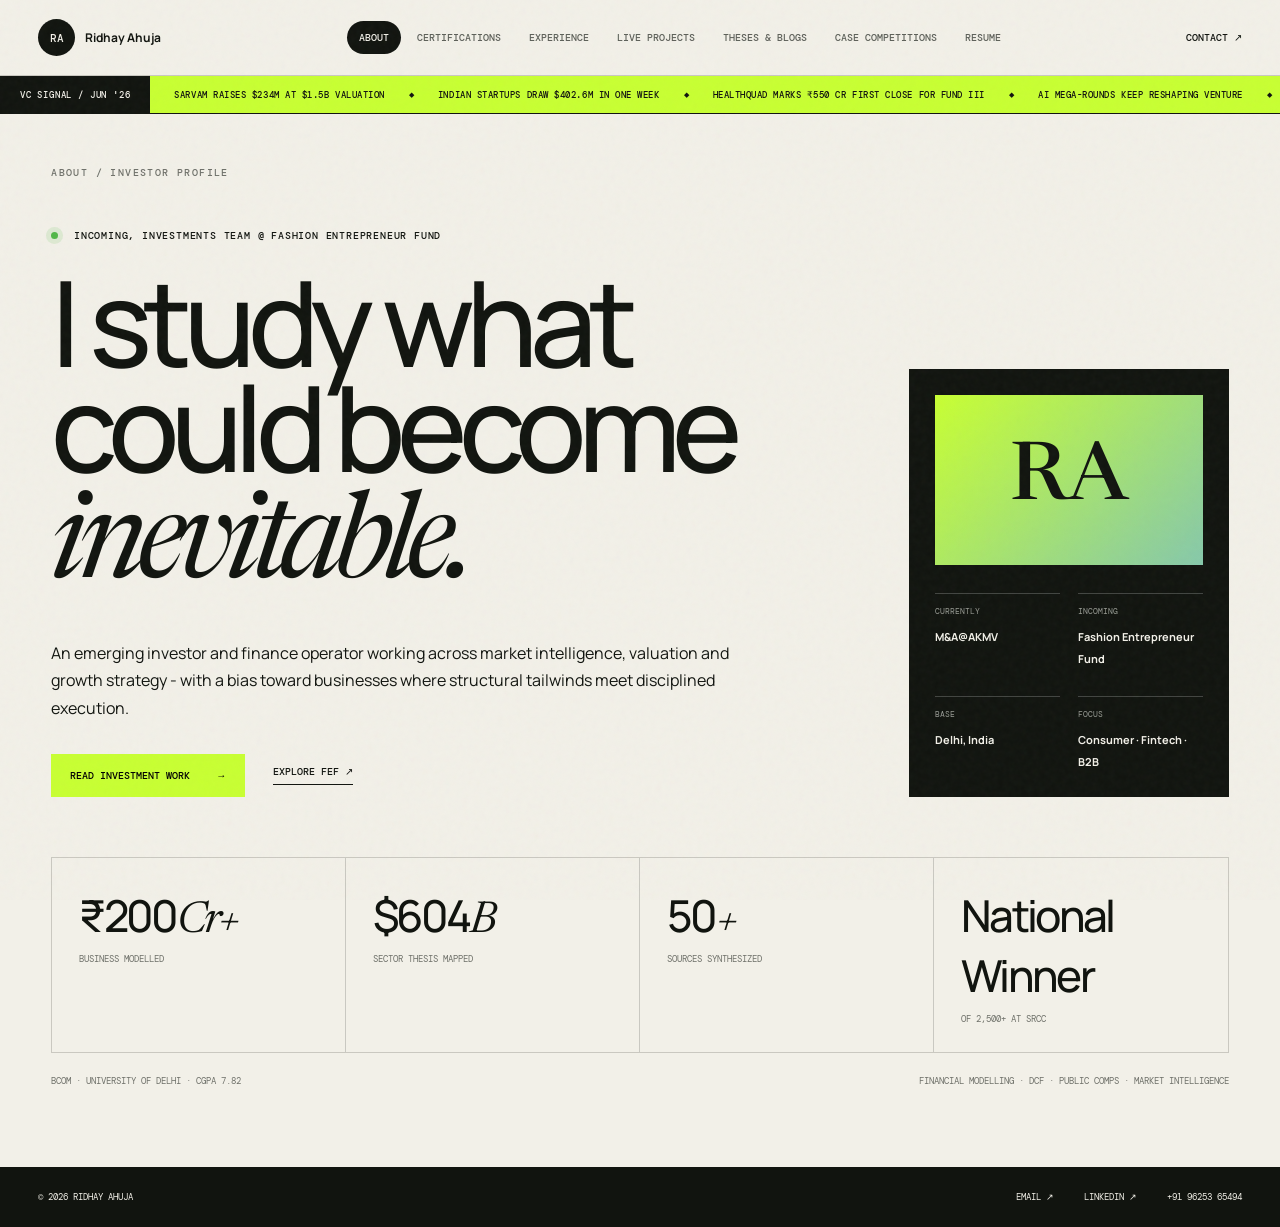
<file: index.html>
<!doctype html>
<html lang="en">
<head>
  <meta charset="utf-8">
  <meta name="viewport" content="width=device-width,initial-scale=1">
  <meta name="description" content="Ridhay Ahuja - investing, finance and strategy portfolio">
  <title>Ridhay Ahuja | Investments</title>
  <link rel="preconnect" href="https://fonts.googleapis.com">
  <link rel="preconnect" href="https://fonts.gstatic.com" crossorigin>
  <link href="https://fonts.googleapis.com/css2?family=DM+Mono:wght@400;500&family=Manrope:wght@400;500;600;700&family=Newsreader:ital,wght@1,400&display=swap" rel="stylesheet">
  <link rel="stylesheet" href="styles.css">
</head>
<body>
  <div class="grain"></div>
  <header class="shell-header">
    <a class="brand" href="#about" data-tab-link="about"><span>RA</span><b>Ridhay Ahuja</b></a>
    <nav class="tabs" aria-label="Portfolio sections">
      <button class="tab active" data-tab="about">About</button>
      <button class="tab" data-tab="certifications">Certifications</button>
      <button class="tab" data-tab="experience">Experience</button>
      <button class="tab" data-tab="projects">Live Projects</button>
      <button class="tab" data-tab="theses">Theses & Blogs</button>
      <button class="tab" data-tab="wins">Case Competitions</button>
      <button class="tab" data-tab="resume">Resume</button>
    </nav>
    <a class="contact-link" href="mailto:ridhayahujawork@gmail.com">Contact ↗</a>
    <button class="menu" aria-label="Open navigation" aria-expanded="false"><i></i><i></i></button>
  </header>

  <div class="news-strip" aria-label="Recent venture capital news">
    <span class="news-label">VC SIGNAL / JUN '26</span>
    <div class="news-track">
      <div>
        <a href="https://techcrunch.com/2026/06/15/sarvam-becomes-indias-newest-ai-unicorn-with-234-million-funding-round-led-by-hcltech/" target="_blank" rel="noreferrer">SARVAM RAISES $234M AT $1.5B VALUATION</a><i>◆</i>
        <a href="https://economictimes.indiatimes.com/tech/funding/ettech-deals-digest-sarvam-mega-round-lifts-startup-funding-to-403-million-this-week-up-36-on-year/articleshow/131862366.cms" target="_blank" rel="noreferrer">INDIAN STARTUPS DRAW $402.6M IN ONE WEEK</a><i>◆</i>
        <a href="https://www.ajnvgmedia.com/daily-indian-funding-roundup-key-news-19-june-2026-jio-files-for-ipo-healthquad-closes-rs550-cr-for-fund-iii-turtlemint-ipo-opens" target="_blank" rel="noreferrer">HEALTHQUAD MARKS ₹550 CR FIRST CLOSE FOR FUND III</a><i>◆</i>
        <a href="https://techcrunch.com/2026/05/28/anthropic-raises-65-billion-nears-1t-valuation-ahead-of-ipo/" target="_blank" rel="noreferrer">AI MEGA-ROUNDS KEEP RESHAPING VENTURE</a><i>◆</i>
      </div>
      <div aria-hidden="true">
        <span>SARVAM RAISES $234M AT $1.5B VALUATION</span><i>◆</i><span>INDIAN STARTUPS DRAW $402.6M IN ONE WEEK</span><i>◆</i><span>HEALTHQUAD MARKS ₹550 CR FIRST CLOSE FOR FUND III</span><i>◆</i><span>AI MEGA-ROUNDS KEEP RESHAPING VENTURE</span><i>◆</i>
      </div>
    </div>
  </div>

  <main>
    <section class="panel active" id="about" aria-labelledby="about-title">
      <div class="panel-kicker">ABOUT / INVESTOR PROFILE</div>
      <div class="about-hero">
        <div>
          <p class="availability"><i></i> Incoming, Investments Team @ Fashion Entrepreneur Fund</p>
          <h1 id="about-title">I study what<br>could become <em>inevitable.</em></h1>
          <p class="lede">An emerging investor and finance operator working across market intelligence, valuation and growth strategy - with a bias toward businesses where structural tailwinds meet disciplined execution.</p>
          <div class="hero-actions">
            <button data-tab-jump="theses">Read investment work <span>→</span></button>
            <a href="https://thefef.net/" target="_blank" rel="noreferrer">Explore FEF ↗</a>
          </div>
        </div>
        <aside class="profile-card">
          <div class="profile-monogram">RA</div>
          <div><span>Currently</span><b>M&A@AKMV</b></div>
          <div><span>Incoming</span><b>Fashion Entrepreneur Fund</b></div>
          <div><span>Base</span><b>Delhi, India</b></div>
          <div><span>Focus</span><b>Consumer · Fintech · B2B</b></div>
        </aside>
      </div>
      <div class="metric-row">
        <article><strong>₹200<em>Cr+</em></strong><span>Business modelled</span></article>
        <article><strong>$604<em>B</em></strong><span>Sector thesis mapped</span></article>
        <article><strong>50<em>+</em></strong><span>Sources synthesized</span></article>
        <article><strong>National Winner</em></strong><span>of 2,500+ at SRCC</span></article>
      </div>
      <footer class="panel-footer"><span>BCom · University of Delhi · CGPA 7.82</span><span>Financial modelling · DCF · Public comps · Market intelligence</span></footer>
    </section>

    <section class="panel" id="certifications" aria-labelledby="cert-title">
      <div class="panel-kicker">CREDENTIALS / TECHNICAL FOUNDATION</div>
      <header class="section-head">
        <h2 id="cert-title">Built for the<br><em>investment desk.</em></h2>
        <p>Formal finance credentials complemented by hands-on modelling, valuation and market work.</p>
      </header>
      <article class="cert-feature">
        <div class="cert-index">01</div>
        <div>
          <span class="status">US CMA · In progress</span>
          <h3>Certified Management Accountant</h3>
          <p>Building depth in financial planning, performance management, cost analysis and strategic decision-making.</p>
        </div>
        <div class="exam-status">
          <div><b>PART 2</b><strong>Completed</strong><i class="done">✓</i></div>
          <div><b>PART 1</b><strong>Planned · Sep</strong><i>→</i></div>
        </div>
      </article>
      <div class="cert-grid">
        <article><span>02</span><div class="seal">VIII</div><small>NISM</small><h3>Equity Derivatives</h3><p>Futures, options, pricing mechanisms, market operations and SEBI norms.</p></article>
        <article><span>03</span><div class="seal">XV</div><small>NISM</small><h3>Research Analyst</h3><p>Research methods, industry analysis, valuation and research-report standards.</p></article>
        <article><span>04</span><div class="seal">V-A</div><small>NISM</small><h3>Mutual Fund Distributors</h3><p>Fund structures, investor suitability, performance and distribution practices.</p></article>
      </div>
      <div class="skills-line"><span>FINANCIAL MODELLING</span><i>◆</i><span>DCF</span><i>◆</i><span>TRADING COMPS</span><i>◆</i><span>3-STATEMENT MODELS</span><i>◆</i><span>EXCEL</span></div>
    </section>

    <section class="panel" id="experience" aria-labelledby="exp-title">
      <div class="panel-kicker">EXPERIENCE / OPERATING CONTEXT</div>
      <header class="section-head compact"><h2 id="exp-title">The work<br><em>behind the view.</em></h2><p>A progression from operating finance and strategy to market intelligence and investment work.</p></header>
      <div class="experience-list">
        <article class="experience-card accent">
          <div class="company-art fef-art"><span>FEF</span><small>Fashion Entrepreneur Fund</small></div>
          <div class="experience-copy"><span>INCOMING · INVESTMENTS TEAM</span><h3>Fashion Entrepreneur Fund</h3><p>Joining an investment platform built around India's fashion and lifestyle economy, supporting the evaluation of early-stage consumer brands with global potential.</p><footer><i>Consumer investing</i><i>Deal evaluation</i><i>Fashion & lifestyle</i></footer></div>
          <b class="date">INCOMING</b>
        </article>
        <article class="experience-card">
          <div class="company-art akmv-art"><span>AKMV</span><small>Investments</small></div>
          <div class="experience-copy"><span>INVESTMENTS</span><h3>AKMV Consultants</h3><p>Evaluated opportunities through sector research, competitive analysis and high-conviction thesis development. Built integrated models and valuation frameworks for a ₹200+ Cr revenue business, alongside investment memoranda and diligence reports.</p><footer><i>Valuation</i><i>Due diligence</i><i>Investment memos</i></footer></div>
          <b class="date">MAY '26 - PRESENT</b>
        </article>
        <article class="experience-card">
          <div class="company-art image-art newsreach-art"><img src="assets/newsreach.webp" alt="NewsReach media platform"><span>NEWSREACH</span></div>
          <div class="experience-copy"><span>STRATEGY · NEW BUSINESS</span><h3>NewsReach Media</h3><p>Identified a first-mover opportunity in PR for Equity through market intelligence. Presented the model to the founding team with 5+ deal structures and 3 partnership models after benchmarking 10+ global and domestic media-for-equity players.</p><footer><i>Business model design</i><i>Market intelligence</i><i>Founder presentation</i></footer></div>
          <b class="date">2025 - 26</b>
        </article>
        <article class="experience-card">
          <div class="company-art frost-art"><span>FROST<br>&amp; SULLIVAN</span><small>Growth Pipeline Company</small></div>
          <div class="experience-copy"><span>STRATEGY INTERN · VP'S OFFICE</span><h3>Frost &amp; Sullivan</h3><p>Worked directly with the VP, Life Sciences & Healthcare on the $22B biologics CDMO market. Benchmarked 20 CDMOs and synthesized 50+ sector sources to guide market-entry and global expansion strategy.</p><footer><i>Executive exposure</i><i>Healthcare</i><i>Competitive intelligence</i></footer></div>
          <b class="date">AUG - NOV '25</b>
        </article>
        <article class="experience-card">
          <div class="company-art eat-art"><span>EAT<br>ATLAS</span><small>FP&amp;A</small></div>
          <div class="experience-copy"><span>FP&amp;A INTERN</span><h3>Eat Atlas</h3><p>Built three-statement forecasts across nine channels, shaped pricing and channel economics, and prepared projections and pitch materials for outreach to 15+ VCs and angel investors.</p><footer><i>3-statement model</i><i>Fundraising</i><i>Pricing</i></footer></div>
          <b class="date">APR - JUN '25</b>
        </article>
      </div>
    </section>

    <section class="panel" id="projects" aria-labelledby="project-title">
      <div class="panel-kicker">LIVE PROJECTS / APPLIED STRATEGY</div>
      <header class="section-head compact"><h2 id="project-title">From brief to<br><em>boardroom answer.</em></h2><p>Client work spanning growth, category entry and brand strategy.</p></header>
      <div class="project-grid">
        <article class="project-card large">
          <div class="project-image bombay-image"><img src="assets/bombay.jpg" alt="Bombay Shaving Company products"><span>01</span><strong>1M+</strong><small>CAMPAIGN VIEWS</small></div>
          <div><span>GROWTH & INFLUENCER STRATEGY</span><h3>Bombay Shaving Co.</h3><p>Managed 100+ creators across five product lines, delivered 100+ content pieces and optimized a ₹1.75 lakh campaign budget to generate 3.5% engagement.</p><a href="https://www.bombayshavingcompany.com/" target="_blank" rel="noreferrer">Company ↗</a></div>
        </article>
        <article class="project-card">
          <div class="project-image whatr-image"><span>02</span><div class="can">WHATR</div><strong>14+</strong><small>CATEGORIES MAPPED</small></div>
          <div><span>PORTFOLIO & MARKET ENTRY</span><h3>Responsible Whatr</h3><p>Scored beverage categories across switching costs, profitability and competitive intensity to identify the top three expansion opportunities.</p><a href="https://responsiblewhatr.com/" target="_blank" rel="noreferrer">Company ↗</a></div>
        </article>
        <article class="project-card">
          <div class="project-image hive-image"><span>03</span><div class="hive-logo">H</div><strong>5+</strong><small>EVENT CONCEPTS</small></div>
          <div><span>BRAND & GTM STRATEGY</span><h3>Hive School</h3><p>Built a webinar funnel, proposed offline events, audited Instagram performance and reframed positioning to strengthen top-of-funnel engagement.</p><a href="https://www.hiveschool.co/" target="_blank" rel="noreferrer">Company ↗</a></div>
        </article>
      </div>
    </section>

    <section class="panel" id="theses" aria-labelledby="thesis-title">
      <div class="panel-kicker">INVESTMENT THESES & WRITING</div>
      <header class="section-head compact"><h2 id="thesis-title">Ideas with<br><em>an underwriting spine.</em></h2><p>Sector work built around market structure, catalysts, valuation and risk - not just market size.</p></header>
      <div class="thesis-grid">
        <article class="thesis-card hero-thesis">
          <div class="thesis-visual auto-visual"><span>SECTOR THESIS · 2026</span><div class="road"></div><strong>$604B</strong><small>PROJECTED GLOBAL MARKET</small></div>
          <div class="thesis-copy"><span>AUTOMOTIVE LOGISTICS</span><h3>Defensible infrastructure in a changing supply chain</h3><p>A thesis on EV complexity, regionalized supply chains and sticky OEM contracts - with public comps revealing a tech-enabled premium and potential Indian consolidation arbitrage.</p><div class="mini-metrics"><b>7-9%<small>CAGR</small></b><b>~53%<small>TOP-5 SHARE</small></b><b>11.23x<small>INDIA MEAN EV/EBITDA</small></b></div><a class="thesis-link" href="assets/Automotive-Logistics-Thesis.pdf" target="_blank">Open full memo ↗</a></div>
        </article>
        <article class="thesis-card">
          <div class="thesis-visual fintech-visual"><span>MARKET THESIS</span><div class="data-bars"><i></i><i></i><i></i><i></i><i></i></div><strong>$45B</strong><small>INDIA FINTECH SECTOR</small></div>
          <div class="thesis-copy"><span>FINTECH</span><h3>AI-led lending, IPOs and the next profit pool</h3><p>Assessed UPI, RBI norms, India Stack, funding flows and the shifting profitability outlook.</p><a class="thesis-link" href="https://drive.google.com/drive/folders/1kxAN-w65v7uWthYJakxXmGnkfuK4LApm" target="_blank" rel="noreferrer">View research ↗</a></div>
        </article>
        <article class="thesis-card">
          <div class="thesis-visual swiggy-visual"><span>CASE STUDY</span><div class="food-mark">S/Z</div><strong>8+</strong><small>OPERATING METRICS</small></div>
          <div class="thesis-copy"><span>CONSUMER INTERNET</span><h3>Swiggy vs. Zomato: beyond gross order value</h3><p>Compared five revenue streams, cost structures and service metrics across a $20B+ food-delivery market.</p></div>
        </article>
      </div>
      <div class="note-strip"><span>INVESTOR NOTES</span><p>More writing on consumer, media-for-equity and emerging business models is in development.</p><a href="mailto:ridhayahujawork@gmail.com?subject=Writing%20request">Request a memo ↗</a></div>
    </section>

    <section class="panel" id="wins" aria-labelledby="wins-title">
      <div class="panel-kicker">COMPETITIONS / EXTERNAL VALIDATION</div>
      <header class="section-head compact"><h2 id="wins-title">Tested under<br><em>pressure.</em></h2><p>National case and business-plan results against high-calibre student teams.</p></header>
      <div class="podium">
        <article><span>NATIONAL WINNER</span><strong>01</strong><h3>Delhi Technological University</h3><p>Annual Policy Case Competition</p></article>
        <article><span>NATIONAL WINNER</span><strong>01</strong><h3>Miranda House</h3><p>Finance Case Competition</p></article>
        <article class="dark-win"><span>TOP 6 / 2,500+</span><strong>06</strong><h3>IIM Bangalore</h3><p>Drishti Case Competition</p></article>
      </div>
      <div class="runner-list">
        <a href="https://drive.google.com/drive/folders/16Ah0TqhXxdLFgWmousmIdttPpL_2YBbi" target="_blank" rel="noreferrer"><span>National Runner-up</span><h3>Shri Ram College of Commerce</h3><b>↗</b></a>
        <a href="https://drive.google.com/drive/folders/16Ah0TqhXxdLFgWmousmIdttPpL_2YBbi" target="_blank" rel="noreferrer"><span>National Runner-up</span><h3>Shri Venkateswara College</h3><b>↗</b></a>
        <a href="https://drive.google.com/drive/folders/16Ah0TqhXxdLFgWmousmIdttPpL_2YBbi" target="_blank" rel="noreferrer"><span>National Runner-up</span><h3>Jesus &amp; Mary College</h3><b>↗</b></a>
      </div>
      <a class="evidence-link" href="https://drive.google.com/drive/folders/1m6kwVIX_sLYHuPGVxQMm29v0BWLNBm01?usp=drive_link" target="_blank" rel="noreferrer">View case-competition archive <span>↗</span></a>
    </section>

    <section class="panel" id="resume" aria-labelledby="resume-title">
      <div class="panel-kicker">RESUME / ONE-PAGE OVERVIEW</div>
      <header class="resume-head"><div><h2 id="resume-title">The concise<br><em>version.</em></h2><p>Open the full-screen PDF or download a copy for later.</p></div><div><a href="assets/Ridhay-Ahuja-Resume.pdf" target="_blank">Open PDF ↗</a><a href="assets/Ridhay-Ahuja-Resume.pdf" download>Download ↓</a></div></header>
      <div class="resume-viewer"><object data="assets/Ridhay-Ahuja-Resume.pdf#view=FitH" type="application/pdf"><p>Your browser cannot display the PDF online. <a href="assets/Ridhay-Ahuja-Resume.pdf">Open it here.</a></p></object></div>
    </section>
  </main>

  <footer class="site-footer">
    <span>© 2026 Ridhay Ahuja</span>
    <div><a href="mailto:ridhayahujawork@gmail.com">Email ↗</a><a href="https://www.linkedin.com/in/ridhayahuja/" target="_blank" rel="noreferrer">LinkedIn ↗</a><a href="tel:+919625365494">+91 96253 65494</a></div>
  </footer>
  <script src="script.js"></script>
</body>
</html>
</file>
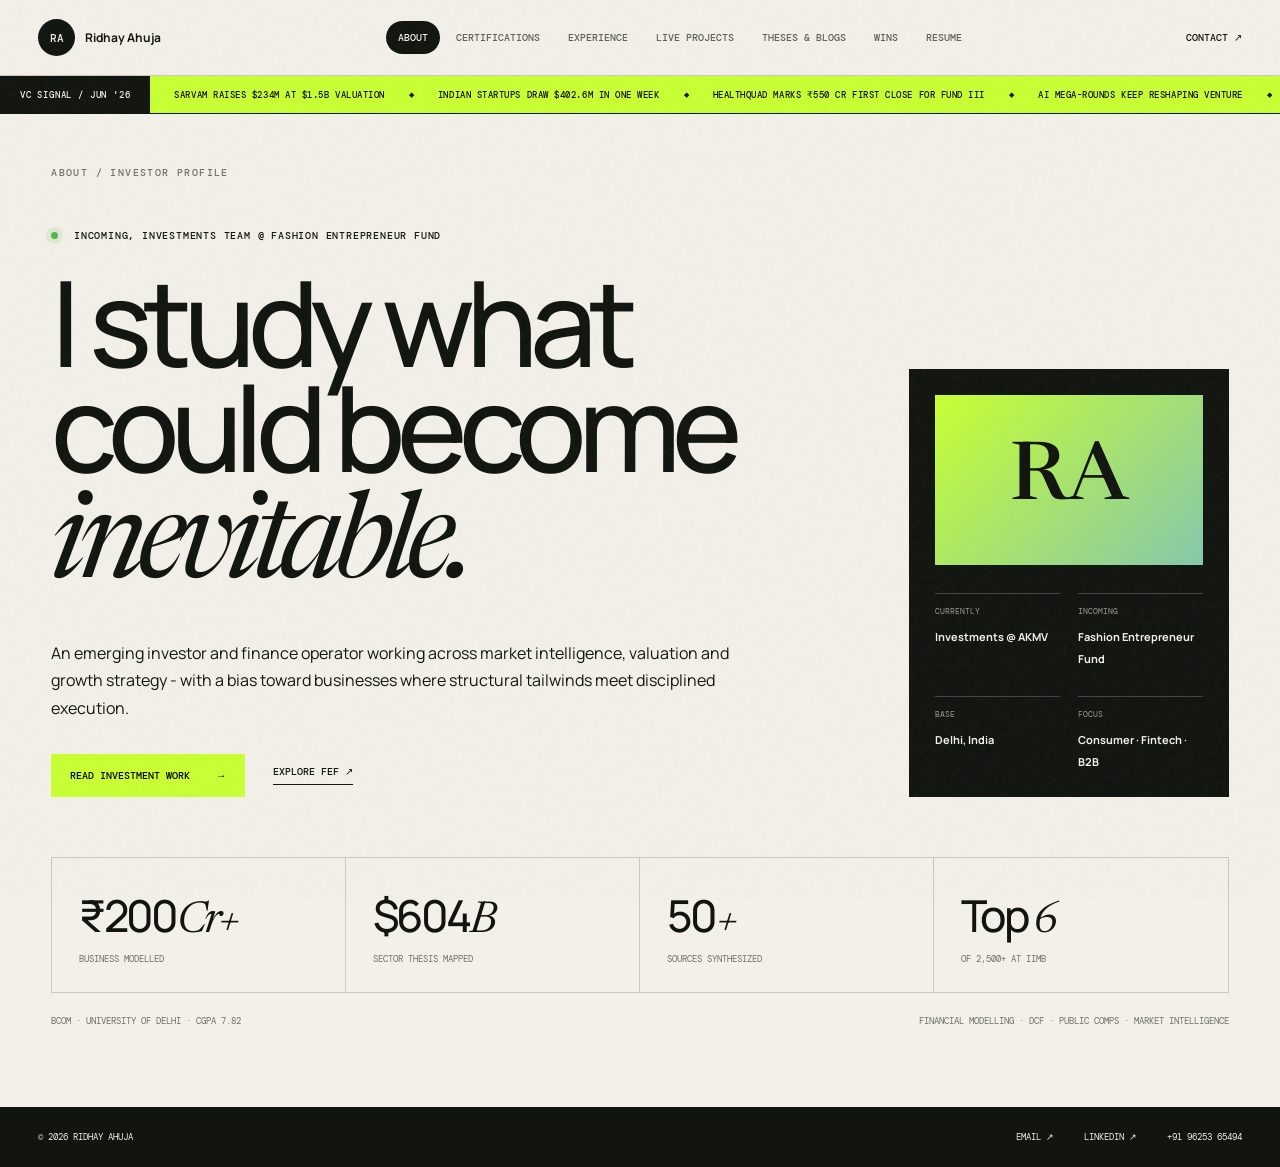
<file: ridhay.folio.html>
<!doctype html>
<html lang="en">
<head>
  <meta charset="utf-8">
  <meta name="viewport" content="width=device-width,initial-scale=1">
  <meta name="description" content="Ridhay Ahuja - investing, finance and strategy portfolio">
  <title>Ridhay Ahuja | Investing & Strategy</title>
  <link rel="preconnect" href="https://fonts.googleapis.com">
  <link rel="preconnect" href="https://fonts.gstatic.com" crossorigin>
  <link href="https://fonts.googleapis.com/css2?family=DM+Mono:wght@400;500&family=Manrope:wght@400;500;600;700&family=Newsreader:ital,wght@1,400&display=swap" rel="stylesheet">
  <link rel="stylesheet" href="styles.css">
</head>
<body>
  <div class="grain"></div>
  <header class="shell-header">
    <a class="brand" href="#about" data-tab-link="about"><span>RA</span><b>Ridhay Ahuja</b></a>
    <nav class="tabs" aria-label="Portfolio sections">
      <button class="tab active" data-tab="about">About</button>
      <button class="tab" data-tab="certifications">Certifications</button>
      <button class="tab" data-tab="experience">Experience</button>
      <button class="tab" data-tab="projects">Live Projects</button>
      <button class="tab" data-tab="theses">Theses & Blogs</button>
      <button class="tab" data-tab="wins">Wins</button>
      <button class="tab" data-tab="resume">Resume</button>
    </nav>
    <a class="contact-link" href="mailto:ridhayahujawork@gmail.com">Contact ↗</a>
    <button class="menu" aria-label="Open navigation" aria-expanded="false"><i></i><i></i></button>
  </header>

  <div class="news-strip" aria-label="Recent venture capital news">
    <span class="news-label">VC SIGNAL / JUN '26</span>
    <div class="news-track">
      <div>
        <a href="https://techcrunch.com/2026/06/15/sarvam-becomes-indias-newest-ai-unicorn-with-234-million-funding-round-led-by-hcltech/" target="_blank" rel="noreferrer">SARVAM RAISES $234M AT $1.5B VALUATION</a><i>◆</i>
        <a href="https://economictimes.indiatimes.com/tech/funding/ettech-deals-digest-sarvam-mega-round-lifts-startup-funding-to-403-million-this-week-up-36-on-year/articleshow/131862366.cms" target="_blank" rel="noreferrer">INDIAN STARTUPS DRAW $402.6M IN ONE WEEK</a><i>◆</i>
        <a href="https://www.ajnvgmedia.com/daily-indian-funding-roundup-key-news-19-june-2026-jio-files-for-ipo-healthquad-closes-rs550-cr-for-fund-iii-turtlemint-ipo-opens" target="_blank" rel="noreferrer">HEALTHQUAD MARKS ₹550 CR FIRST CLOSE FOR FUND III</a><i>◆</i>
        <a href="https://techcrunch.com/2026/05/28/anthropic-raises-65-billion-nears-1t-valuation-ahead-of-ipo/" target="_blank" rel="noreferrer">AI MEGA-ROUNDS KEEP RESHAPING VENTURE</a><i>◆</i>
      </div>
      <div aria-hidden="true">
        <span>SARVAM RAISES $234M AT $1.5B VALUATION</span><i>◆</i><span>INDIAN STARTUPS DRAW $402.6M IN ONE WEEK</span><i>◆</i><span>HEALTHQUAD MARKS ₹550 CR FIRST CLOSE FOR FUND III</span><i>◆</i><span>AI MEGA-ROUNDS KEEP RESHAPING VENTURE</span><i>◆</i>
      </div>
    </div>
  </div>

  <main>
    <section class="panel active" id="about" aria-labelledby="about-title">
      <div class="panel-kicker">ABOUT / INVESTOR PROFILE</div>
      <div class="about-hero">
        <div>
          <p class="availability"><i></i> Incoming, Investments Team @ Fashion Entrepreneur Fund</p>
          <h1 id="about-title">I study what<br>could become <em>inevitable.</em></h1>
          <p class="lede">An emerging investor and finance operator working across market intelligence, valuation and growth strategy - with a bias toward businesses where structural tailwinds meet disciplined execution.</p>
          <div class="hero-actions">
            <button data-tab-jump="theses">Read investment work <span>→</span></button>
            <a href="https://thefef.net/" target="_blank" rel="noreferrer">Explore FEF ↗</a>
          </div>
        </div>
        <aside class="profile-card">
          <div class="profile-monogram">RA</div>
          <div><span>Currently</span><b>Investments @ AKMV</b></div>
          <div><span>Incoming</span><b>Fashion Entrepreneur Fund</b></div>
          <div><span>Base</span><b>Delhi, India</b></div>
          <div><span>Focus</span><b>Consumer · Fintech · B2B</b></div>
        </aside>
      </div>
      <div class="metric-row">
        <article><strong>₹200<em>Cr+</em></strong><span>Business modelled</span></article>
        <article><strong>$604<em>B</em></strong><span>Sector thesis mapped</span></article>
        <article><strong>50<em>+</em></strong><span>Sources synthesized</span></article>
        <article><strong>Top <em>6</em></strong><span>of 2,500+ at IIMB</span></article>
      </div>
      <footer class="panel-footer"><span>BCom · University of Delhi · CGPA 7.82</span><span>Financial modelling · DCF · Public comps · Market intelligence</span></footer>
    </section>

    <section class="panel" id="certifications" aria-labelledby="cert-title">
      <div class="panel-kicker">CREDENTIALS / TECHNICAL FOUNDATION</div>
      <header class="section-head">
        <h2 id="cert-title">Built for the<br><em>investment desk.</em></h2>
        <p>Formal finance credentials complemented by hands-on modelling, valuation and market work.</p>
      </header>
      <article class="cert-feature">
        <div class="cert-index">01</div>
        <div>
          <span class="status">US CMA · In progress</span>
          <h3>Certified Management Accountant</h3>
          <p>Building depth in financial planning, performance management, cost analysis and strategic decision-making.</p>
        </div>
        <div class="exam-status">
          <div><b>PART 2</b><strong>Completed</strong><i class="done">✓</i></div>
          <div><b>PART 1</b><strong>Planned · Sep</strong><i>→</i></div>
        </div>
      </article>
      <div class="cert-grid">
        <article><span>02</span><div class="seal">VIII</div><small>NISM</small><h3>Equity Derivatives</h3><p>Futures, options, pricing mechanisms, market operations and SEBI norms.</p></article>
        <article><span>03</span><div class="seal">XV</div><small>NISM</small><h3>Research Analyst</h3><p>Research methods, industry analysis, valuation and research-report standards.</p></article>
        <article><span>04</span><div class="seal">V-A</div><small>NISM</small><h3>Mutual Fund Distributors</h3><p>Fund structures, investor suitability, performance and distribution practices.</p></article>
      </div>
      <div class="skills-line"><span>FINANCIAL MODELLING</span><i>◆</i><span>DCF</span><i>◆</i><span>TRADING COMPS</span><i>◆</i><span>3-STATEMENT MODELS</span><i>◆</i><span>EXCEL</span></div>
    </section>

    <section class="panel" id="experience" aria-labelledby="exp-title">
      <div class="panel-kicker">EXPERIENCE / OPERATING CONTEXT</div>
      <header class="section-head compact"><h2 id="exp-title">The work<br><em>behind the view.</em></h2><p>A progression from operating finance and strategy to market intelligence and investment work.</p></header>
      <div class="experience-list">
        <article class="experience-card accent">
          <div class="company-art fef-art"><span>FEF</span><small>Fashion Entrepreneur Fund</small></div>
          <div class="experience-copy"><span>INCOMING · INVESTMENTS TEAM</span><h3>Fashion Entrepreneur Fund</h3><p>Joining an investment platform built around India's fashion and lifestyle economy, supporting the evaluation of early-stage consumer brands with global potential.</p><footer><i>Consumer investing</i><i>Deal evaluation</i><i>Fashion & lifestyle</i></footer></div>
          <b class="date">INCOMING</b>
        </article>
        <article class="experience-card">
          <div class="company-art akmv-art"><span>AKMV</span><small>Investments</small></div>
          <div class="experience-copy"><span>INVESTMENTS</span><h3>AKMV Consultants</h3><p>Evaluated opportunities through sector research, competitive analysis and high-conviction thesis development. Built integrated models and valuation frameworks for a ₹200+ Cr revenue business, alongside investment memoranda and diligence reports.</p><footer><i>Valuation</i><i>Due diligence</i><i>Investment memos</i></footer></div>
          <b class="date">MAY '26 - PRESENT</b>
        </article>
        <article class="experience-card">
          <div class="company-art image-art newsreach-art"><img src="assets/newsreach.webp" alt="NewsReach media platform"><span>NEWSREACH</span></div>
          <div class="experience-copy"><span>STRATEGY · NEW BUSINESS</span><h3>NewsReach Media</h3><p>Identified a first-mover opportunity in PR for Equity through market intelligence. Presented the model to the founding team with 5+ deal structures and 3 partnership models after benchmarking 10+ global and domestic media-for-equity players.</p><footer><i>Business model design</i><i>Market intelligence</i><i>Founder presentation</i></footer></div>
          <b class="date">2025 - 26</b>
        </article>
        <article class="experience-card">
          <div class="company-art frost-art"><span>FROST<br>&amp; SULLIVAN</span><small>Growth Pipeline Company</small></div>
          <div class="experience-copy"><span>STRATEGY INTERN · VP'S OFFICE</span><h3>Frost &amp; Sullivan</h3><p>Worked directly with the VP, Life Sciences & Healthcare on the $22B biologics CDMO market. Benchmarked 20 CDMOs and synthesized 50+ sector sources to guide market-entry and global expansion strategy.</p><footer><i>Executive exposure</i><i>Healthcare</i><i>Competitive intelligence</i></footer></div>
          <b class="date">AUG - NOV '25</b>
        </article>
        <article class="experience-card">
          <div class="company-art eat-art"><span>EAT<br>ATLAS</span><small>FP&amp;A</small></div>
          <div class="experience-copy"><span>FP&amp;A INTERN</span><h3>Eat Atlas</h3><p>Built three-statement forecasts across nine channels, shaped pricing and channel economics, and prepared projections and pitch materials for outreach to 15+ VCs and angel investors.</p><footer><i>3-statement model</i><i>Fundraising</i><i>Pricing</i></footer></div>
          <b class="date">APR - JUN '25</b>
        </article>
      </div>
    </section>

    <section class="panel" id="projects" aria-labelledby="project-title">
      <div class="panel-kicker">LIVE PROJECTS / APPLIED STRATEGY</div>
      <header class="section-head compact"><h2 id="project-title">From brief to<br><em>boardroom answer.</em></h2><p>Client work spanning growth, category entry and brand strategy.</p></header>
      <div class="project-grid">
        <article class="project-card large">
          <div class="project-image bombay-image"><img src="assets/bombay.jpg" alt="Bombay Shaving Company products"><span>01</span><strong>1M+</strong><small>CAMPAIGN VIEWS</small></div>
          <div><span>GROWTH & INFLUENCER STRATEGY</span><h3>Bombay Shaving Co.</h3><p>Managed 100+ creators across five product lines, delivered 100+ content pieces and optimized a ₹1.75 lakh campaign budget to generate 3.5% engagement.</p><a href="https://www.bombayshavingcompany.com/" target="_blank" rel="noreferrer">Company ↗</a></div>
        </article>
        <article class="project-card">
          <div class="project-image whatr-image"><span>02</span><div class="can">WHATR</div><strong>14+</strong><small>CATEGORIES MAPPED</small></div>
          <div><span>PORTFOLIO & MARKET ENTRY</span><h3>Responsible Whatr</h3><p>Scored beverage categories across switching costs, profitability and competitive intensity to identify the top three expansion opportunities.</p><a href="https://responsiblewhatr.com/" target="_blank" rel="noreferrer">Company ↗</a></div>
        </article>
        <article class="project-card">
          <div class="project-image hive-image"><span>03</span><div class="hive-logo">H</div><strong>5+</strong><small>EVENT CONCEPTS</small></div>
          <div><span>BRAND & GTM STRATEGY</span><h3>Hive School</h3><p>Built a webinar funnel, proposed offline events, audited Instagram performance and reframed positioning to strengthen top-of-funnel engagement.</p><a href="https://www.hiveschool.co/" target="_blank" rel="noreferrer">Company ↗</a></div>
        </article>
      </div>
    </section>

    <section class="panel" id="theses" aria-labelledby="thesis-title">
      <div class="panel-kicker">INVESTMENT THESES & WRITING</div>
      <header class="section-head compact"><h2 id="thesis-title">Ideas with<br><em>an underwriting spine.</em></h2><p>Sector work built around market structure, catalysts, valuation and risk - not just market size.</p></header>
      <div class="thesis-grid">
        <article class="thesis-card hero-thesis">
          <div class="thesis-visual auto-visual"><span>SECTOR THESIS · 2026</span><div class="road"></div><strong>$604B</strong><small>PROJECTED GLOBAL MARKET</small></div>
          <div class="thesis-copy"><span>AUTOMOTIVE LOGISTICS</span><h3>Defensible infrastructure in a changing supply chain</h3><p>A thesis on EV complexity, regionalized supply chains and sticky OEM contracts - with public comps revealing a tech-enabled premium and potential Indian consolidation arbitrage.</p><div class="mini-metrics"><b>7-9%<small>CAGR</small></b><b>~53%<small>TOP-5 SHARE</small></b><b>11.23x<small>INDIA MEAN EV/EBITDA</small></b></div><a class="thesis-link" href="assets/Automotive-Logistics-Thesis.pdf" target="_blank">Open full memo ↗</a></div>
        </article>
        <article class="thesis-card">
          <div class="thesis-visual fintech-visual"><span>MARKET THESIS</span><div class="data-bars"><i></i><i></i><i></i><i></i><i></i></div><strong>$45B</strong><small>INDIA FINTECH SECTOR</small></div>
          <div class="thesis-copy"><span>FINTECH</span><h3>AI-led lending, IPOs and the next profit pool</h3><p>Assessed UPI, RBI norms, India Stack, funding flows and the shifting profitability outlook.</p><a class="thesis-link" href="https://drive.google.com/drive/folders/1kxAN-w65v7uWthYJakxXmGnkfuK4LApm" target="_blank" rel="noreferrer">View research ↗</a></div>
        </article>
        <article class="thesis-card">
          <div class="thesis-visual swiggy-visual"><span>CASE STUDY</span><div class="food-mark">S/Z</div><strong>8+</strong><small>OPERATING METRICS</small></div>
          <div class="thesis-copy"><span>CONSUMER INTERNET</span><h3>Swiggy vs. Zomato: beyond gross order value</h3><p>Compared five revenue streams, cost structures and service metrics across a $20B+ food-delivery market.</p></div>
        </article>
      </div>
      <div class="note-strip"><span>INVESTOR NOTES</span><p>More writing on consumer, media-for-equity and emerging business models is in development.</p><a href="mailto:ridhayahujawork@gmail.com?subject=Writing%20request">Request a memo ↗</a></div>
    </section>

    <section class="panel" id="wins" aria-labelledby="wins-title">
      <div class="panel-kicker">COMPETITIONS / EXTERNAL VALIDATION</div>
      <header class="section-head compact"><h2 id="wins-title">Tested under<br><em>pressure.</em></h2><p>National case and business-plan results against high-calibre student teams.</p></header>
      <div class="podium">
        <article><span>NATIONAL WINNER</span><strong>01</strong><h3>Delhi Technological University</h3><p>Annual Policy Case Competition</p></article>
        <article><span>NATIONAL WINNER</span><strong>01</strong><h3>Miranda House</h3><p>Finance Case Competition</p></article>
        <article class="dark-win"><span>TOP 6 / 2,500+</span><strong>06</strong><h3>IIM Bangalore</h3><p>Drishti Case Competition</p></article>
      </div>
      <div class="runner-list">
        <a href="https://drive.google.com/drive/folders/16Ah0TqhXxdLFgWmousmIdttPpL_2YBbi" target="_blank" rel="noreferrer"><span>National Runner-up</span><h3>Shri Ram College of Commerce</h3><b>↗</b></a>
        <a href="https://drive.google.com/drive/folders/16Ah0TqhXxdLFgWmousmIdttPpL_2YBbi" target="_blank" rel="noreferrer"><span>National Runner-up</span><h3>Shri Venkateswara College</h3><b>↗</b></a>
        <a href="https://drive.google.com/drive/folders/16Ah0TqhXxdLFgWmousmIdttPpL_2YBbi" target="_blank" rel="noreferrer"><span>National Runner-up</span><h3>Jesus &amp; Mary College</h3><b>↗</b></a>
      </div>
      <a class="evidence-link" href="https://drive.google.com/drive/folders/1m6kwVIX_sLYHuPGVxQMm29v0BWLNBm01?usp=drive_link" target="_blank" rel="noreferrer">View case-competition archive <span>↗</span></a>
    </section>

    <section class="panel" id="resume" aria-labelledby="resume-title">
      <div class="panel-kicker">RESUME / ONE-PAGE OVERVIEW</div>
      <header class="resume-head"><div><h2 id="resume-title">The concise<br><em>version.</em></h2><p>Open the full-screen PDF or download a copy for later.</p></div><div><a href="assets/Ridhay-Ahuja-Resume.pdf" target="_blank">Open PDF ↗</a><a href="assets/Ridhay-Ahuja-Resume.pdf" download>Download ↓</a></div></header>
      <div class="resume-viewer"><object data="assets/Ridhay-Ahuja-Resume.pdf#view=FitH" type="application/pdf"><p>Your browser cannot display the PDF inline. <a href="assets/Ridhay-Ahuja-Resume.pdf">Open it here.</a></p></object></div>
    </section>
  </main>

  <footer class="site-footer">
    <span>© 2026 Ridhay Ahuja</span>
    <div><a href="mailto:ridhayahujawork@gmail.com">Email ↗</a><a href="https://www.linkedin.com/in/ridhayahuja/" target="_blank" rel="noreferrer">LinkedIn ↗</a><a href="tel:+919625365494">+91 96253 65494</a></div>
  </footer>
  <script src="script.js"></script>
</body>
</html>
</file>
<file: styles.css>
:root{--ink:#11140f;--paper:#f2f0e8;--acid:#c8ff32;--orange:#ff6038;--blue:#0b2b52;--line:rgba(17,20,15,.18);--muted:#6f716a}
*{box-sizing:border-box}html{scroll-behavior:smooth}body{margin:0;background:var(--paper);color:var(--ink);font-family:Manrope,Arial,sans-serif}.grain{position:fixed;inset:0;z-index:30;pointer-events:none;opacity:.035;background-image:url("data:image/svg+xml,%3Csvg viewBox='0 0 180 180' xmlns='http://www.w3.org/2000/svg'%3E%3Cfilter id='n'%3E%3CfeTurbulence type='fractalNoise' baseFrequency='.85' numOctaves='4'/%3E%3C/filter%3E%3Crect width='100%25' height='100%25' filter='url(%23n)'/%3E%3C/svg%3E")}a{color:inherit;text-decoration:none}button{font:inherit}.shell-header{height:76px;padding:0 3vw;display:grid;grid-template-columns:180px 1fr 100px;align-items:center;border-bottom:1px solid var(--line);background:var(--paper);position:sticky;top:0;z-index:20}.brand{display:flex;align-items:center;gap:10px}.brand span{display:grid;place-items:center;width:37px;height:37px;border-radius:50%;background:var(--ink);color:var(--paper);font:500 11px DM Mono}.brand b{font-size:12px}.tabs{display:flex;justify-content:center;gap:4px}.tab{border:0;background:none;padding:10px 12px;border-radius:30px;font:500 10px DM Mono;text-transform:uppercase;cursor:pointer;color:#5d6059;transition:.2s}.tab:hover{background:#e4e3db}.tab.active{background:var(--ink);color:var(--paper)}.contact-link{text-align:right;font:500 10px DM Mono;text-transform:uppercase}.menu{display:none}.news-strip{height:38px;background:var(--acid);display:flex;align-items:center;overflow:hidden;border-bottom:1px solid var(--ink);position:relative;z-index:10}.news-label{height:100%;display:flex;align-items:center;flex:none;padding:0 20px;background:var(--ink);color:var(--paper);font:500 9px DM Mono;letter-spacing:.09em;z-index:2}.news-track{display:flex;width:max-content;animation:news 42s linear infinite}.news-track>div{display:flex;align-items:center;white-space:nowrap}.news-track a,.news-track span{font:500 9px DM Mono;letter-spacing:.06em;margin-left:24px}.news-track i{font-style:normal;font-size:7px;margin-left:24px}@keyframes news{to{transform:translateX(-50%)}}main{min-height:calc(100vh - 114px)}.panel{display:none;min-height:calc(100vh - 114px);padding:52px 4vw 80px;animation:enter .5s ease}.panel.active{display:block}@keyframes enter{from{opacity:0;transform:translateY(9px)}}.panel-kicker{font:500 10px DM Mono;letter-spacing:.14em;color:var(--muted);margin-bottom:50px}.about-hero{display:grid;grid-template-columns:1fr 320px;gap:7vw;align-items:end}.availability{font:500 10px DM Mono;text-transform:uppercase;letter-spacing:.08em;margin:0 0 28px}.availability i{display:inline-block;width:7px;height:7px;background:#52b749;border-radius:50%;margin-right:9px;box-shadow:0 0 0 5px #52b74922}h1,h2{margin:0;font-weight:500;line-height:.88;letter-spacing:-.07em}h1{font-size:clamp(68px,9.3vw,143px)}h2{font-size:clamp(58px,7.5vw,110px)}h1 em,h2 em{font-family:Newsreader,Georgia,serif;font-weight:400}.lede{max-width:690px;font-size:16px;line-height:1.7;margin:38px 0 0}.hero-actions{display:flex;align-items:center;gap:28px;margin-top:32px}.hero-actions button{border:0;background:var(--acid);padding:15px 19px;font:500 10px DM Mono;text-transform:uppercase;cursor:pointer}.hero-actions button span{margin-left:20px}.hero-actions a{font:500 10px DM Mono;text-transform:uppercase;border-bottom:1px solid;padding-bottom:6px}.profile-card{background:var(--ink);color:var(--paper);padding:26px;display:grid;grid-template-columns:1fr 1fr;gap:28px 18px}.profile-monogram{grid-column:span 2;height:170px;display:grid;place-items:center;background:linear-gradient(135deg,var(--acid),#86c8ab);color:var(--ink);font:500 80px Newsreader}.profile-card div:not(.profile-monogram){border-top:1px solid #ffffff35;padding-top:12px}.profile-card span{display:block;font:400 8px DM Mono;text-transform:uppercase;color:#999c95;margin-bottom:8px}.profile-card b{font-size:11px;line-height:1.4}.metric-row{display:grid;grid-template-columns:repeat(4,1fr);margin-top:60px;border:1px solid var(--line)}.metric-row article{padding:27px;border-right:1px solid var(--line)}.metric-row article:last-child{border:0}.metric-row strong{font-size:44px;letter-spacing:-.06em;font-weight:500}.metric-row em{font-family:Newsreader;font-weight:400}.metric-row span{display:block;margin-top:8px;font:400 9px DM Mono;text-transform:uppercase;color:var(--muted)}.panel-footer{display:flex;justify-content:space-between;margin-top:22px;font:400 9px DM Mono;text-transform:uppercase;color:var(--muted)}.section-head{display:grid;grid-template-columns:1.4fr 1fr;align-items:end;margin-bottom:60px}.section-head>p{line-height:1.7;max-width:470px;margin:0 0 8px 7vw}.section-head.compact h2{font-size:clamp(55px,6.6vw,96px)}.cert-feature{background:var(--ink);color:var(--paper);display:grid;grid-template-columns:100px 1fr 360px;gap:30px;align-items:center;padding:35px}.cert-index{font:400 48px DM Mono;color:#ffffff29}.cert-feature .status{font:500 9px DM Mono;text-transform:uppercase;color:var(--acid)}.cert-feature h3{font-size:31px;margin:7px 0 12px}.cert-feature p{color:#bfc1ba;font-size:13px;line-height:1.6;max-width:650px}.exam-status{border-left:1px solid #ffffff35;padding-left:30px}.exam-status div{display:grid;grid-template-columns:75px 1fr 25px;align-items:center;border-top:1px solid #ffffff35;padding:14px 0}.exam-status b{font:500 9px DM Mono}.exam-status strong{font-size:12px}.exam-status i{font-style:normal}.exam-status .done{color:var(--acid)}.cert-grid{display:grid;grid-template-columns:repeat(3,1fr);margin-top:18px;gap:18px}.cert-grid article{border:1px solid var(--line);padding:25px;position:relative;min-height:250px}.cert-grid article>span{position:absolute;right:20px;font:400 10px DM Mono}.seal{width:72px;height:72px;border-radius:50%;border:1px solid var(--ink);display:grid;place-items:center;font:500 19px DM Mono;margin-bottom:28px}.cert-grid small{font:500 9px DM Mono;color:var(--muted)}.cert-grid h3{font-size:20px;margin:6px 0}.cert-grid p{font-size:12px;line-height:1.6;color:var(--muted)}.skills-line{margin-top:30px;background:var(--acid);padding:15px;display:flex;justify-content:center;gap:25px;font:500 9px DM Mono}.skills-line i{font-style:normal}.experience-list{border-top:1px solid var(--line)}.experience-card{display:grid;grid-template-columns:260px 1fr 130px;gap:40px;padding:22px 0;border-bottom:1px solid var(--line);align-items:stretch}.experience-card.accent{background:var(--acid);margin:0 -4vw;padding:22px 4vw}.company-art{height:190px;padding:20px;background:#ddd;display:flex;flex-direction:column;justify-content:space-between;overflow:hidden;position:relative}.company-art>span{font-size:34px;font-weight:700;line-height:.9;letter-spacing:-.05em;z-index:2}.company-art small{font:500 8px DM Mono;text-transform:uppercase;z-index:2}.fef-art{background:var(--ink);color:var(--paper)}.fef-art span{font-family:Newsreader;font-size:75px}.akmv-art{background:#9bb7ff}.newsreach-art{color:white}.newsreach-art:after,.bombay-image:after{content:"";position:absolute;inset:0;background:linear-gradient(transparent,#000b)}.image-art img,.bombay-image img{position:absolute;inset:0;width:100%;height:100%;object-fit:cover}.frost-art{background:var(--blue);color:white}.eat-art{background:#ffb379}.experience-copy{padding:10px 0}.experience-copy>span,.project-card>div>span,.thesis-copy>span{font:500 9px DM Mono;color:var(--muted);letter-spacing:.08em}.experience-copy h3{font-size:30px;letter-spacing:-.04em;margin:6px 0 12px}.experience-copy p{font-size:13px;line-height:1.65;max-width:770px;color:#4b4e47}.experience-copy footer{display:flex;gap:7px;flex-wrap:wrap;margin-top:18px}.experience-copy i{font:400 8px DM Mono;text-transform:uppercase;border:1px solid var(--line);border-radius:30px;padding:7px 10px}.date{padding-top:10px;font:500 9px DM Mono;text-align:right}.project-grid{display:grid;grid-template-columns:1fr 1fr;gap:45px 18px}.project-card.large{grid-column:span 2;display:grid;grid-template-columns:1.2fr 1fr;gap:6vw;align-items:center}.project-image{height:370px;position:relative;padding:24px;display:flex;flex-direction:column;justify-content:flex-end;overflow:hidden}.large .project-image{height:510px}.project-image>span{position:absolute;top:22px;left:22px;font:500 9px DM Mono;z-index:2}.project-image>strong{font-size:67px;line-height:1;letter-spacing:-.07em;z-index:2}.project-image>small{font:500 9px DM Mono;z-index:2}.bombay-image{color:white;background:#ec603b}.whatr-image{background:#9ed8ed}.hive-image{background:#f5c831}.can{width:105px;height:250px;position:absolute;left:50%;top:50%;transform:translate(-50%,-50%) rotate(8deg);background:#f8fbfa;border-radius:10px 10px 22px 22px;display:grid;place-items:center;font:700 15px DM Mono;box-shadow:20px 25px 40px #174b6833}.hive-logo{position:absolute;left:50%;top:50%;transform:translate(-50%,-50%);font:400 190px Newsreader}.project-card>div:last-child{padding:20px 10px}.project-card h3{font-size:31px;letter-spacing:-.045em;margin:7px 0 12px}.project-card p{font-size:13px;line-height:1.65;color:var(--muted)}.project-card a,.thesis-link{display:inline-block;margin-top:16px;font:500 9px DM Mono;text-transform:uppercase;border-bottom:1px solid;padding-bottom:6px}.thesis-grid{display:grid;grid-template-columns:1fr 1fr;gap:20px}.thesis-card{border:1px solid var(--line)}.hero-thesis{grid-column:span 2;display:grid;grid-template-columns:1.15fr 1fr}.thesis-visual{min-height:330px;padding:25px;position:relative;display:flex;flex-direction:column;justify-content:flex-end;overflow:hidden}.hero-thesis .thesis-visual{min-height:460px}.thesis-visual>span{position:absolute;top:22px;font:500 9px DM Mono;z-index:2}.thesis-visual strong{font-size:72px;letter-spacing:-.07em;line-height:1;z-index:2}.thesis-visual small{font:500 9px DM Mono;z-index:2}.auto-visual{background:#f36b3f}.road{position:absolute;width:430px;height:430px;border:65px solid var(--ink);border-radius:50%;right:-50px;top:-40px}.road:after{content:"";position:absolute;inset:26px;border:4px dashed var(--paper);border-radius:50%}.fintech-visual{background:#a9cf5b}.data-bars{position:absolute;inset:60px 30px 90px;display:flex;align-items:flex-end;gap:14px}.data-bars i{flex:1;background:var(--ink);height:32%}.data-bars i:nth-child(2){height:48%}.data-bars i:nth-child(3){height:43%}.data-bars i:nth-child(4){height:71%}.data-bars i:nth-child(5){height:96%}.swiggy-visual{background:#f4a25d}.food-mark{position:absolute;left:50%;top:48%;transform:translate(-50%,-50%);font:400 100px Newsreader}.thesis-copy{padding:35px}.thesis-copy h3{font-size:30px;line-height:1.1;letter-spacing:-.045em;margin:8px 0 14px}.thesis-copy p{font-size:13px;line-height:1.65;color:var(--muted)}.mini-metrics{display:grid;grid-template-columns:repeat(3,1fr);border-top:1px solid var(--line);margin-top:26px;padding-top:22px}.mini-metrics b{font-size:22px}.mini-metrics small{display:block;font:400 7px DM Mono;color:var(--muted);margin-top:5px}.note-strip{display:grid;grid-template-columns:160px 1fr 150px;align-items:center;margin-top:25px;background:var(--ink);color:var(--paper);padding:20px 25px}.note-strip span,.note-strip a{font:500 9px DM Mono;text-transform:uppercase}.note-strip p{font-size:11px;color:#bfc1ba}.podium{display:grid;grid-template-columns:repeat(3,1fr);gap:14px}.podium article{min-height:300px;padding:25px;background:var(--acid);display:flex;flex-direction:column}.podium article:nth-child(2){background:#ffb264}.podium .dark-win{background:var(--ink);color:var(--paper)}.podium span{font:500 9px DM Mono}.podium strong{font:400 90px Newsreader;margin:auto 0}.podium h3{font-size:21px;margin:0}.podium p{font-size:11px}.runner-list{margin-top:35px;border-top:1px solid var(--line)}.runner-list a{display:grid;grid-template-columns:1fr 2fr 30px;padding:20px 10px;border-bottom:1px solid var(--line);align-items:center;transition:.2s}.runner-list a:hover{background:var(--acid);padding-left:22px}.runner-list span{font:500 9px DM Mono;text-transform:uppercase}.runner-list h3{font-size:18px;margin:0}.evidence-link{margin-top:25px;background:var(--ink);color:var(--paper);padding:18px 22px;display:flex;justify-content:space-between;font:500 9px DM Mono;text-transform:uppercase}.resume-head{display:flex;justify-content:space-between;align-items:end;margin-bottom:30px}.resume-head p{color:var(--muted);font-size:13px}.resume-head>div:last-child{display:flex;gap:9px}.resume-head a{padding:13px 16px;border:1px solid;font:500 9px DM Mono;text-transform:uppercase}.resume-head a:first-child{background:var(--ink);color:var(--paper)}.resume-viewer{height:820px;background:#d9d9d2;border:1px solid var(--line);padding:14px}.resume-viewer object{width:100%;height:100%;border:0}.site-footer{padding:24px 3vw;background:var(--ink);color:var(--paper);display:flex;justify-content:space-between;font:400 9px DM Mono;text-transform:uppercase}.site-footer div{display:flex;gap:30px}
@media(max-width:1050px){.shell-header{grid-template-columns:55px 1fr 80px}.brand b{display:none}.tab{padding:9px 7px;font-size:8px}.experience-card{grid-template-columns:220px 1fr 90px}}
@media(max-width:760px){.shell-header{height:68px;grid-template-columns:1fr 40px}.contact-link{display:none}.menu{display:block;background:none;border:0}.menu i{display:block;width:24px;height:1px;background:var(--ink);margin:6px}.tabs{display:none;position:absolute;top:68px;left:0;right:0;background:var(--paper);padding:16px;grid-template-columns:1fr 1fr;border-bottom:1px solid var(--line)}.tabs.open{display:grid}.tab{text-align:left;padding:12px}.news-strip{height:34px}.news-label{display:none}.panel{padding:38px 5vw 60px;min-height:calc(100vh - 102px)}.panel-kicker{margin-bottom:35px}.about-hero,.section-head{display:block}.about-hero{grid-template-columns:1fr}h1{font-size:18vw}.lede{font-size:14px}.profile-card{margin-top:45px}.metric-row{grid-template-columns:1fr 1fr}.metric-row article:nth-child(2){border-right:0}.metric-row article{border-bottom:1px solid var(--line)}.panel-footer{display:block;line-height:2}.section-head>p{margin:25px 0 0}.cert-feature{grid-template-columns:1fr;padding:25px}.cert-index{display:none}.exam-status{border-left:0;border-top:1px solid #ffffff35;padding:15px 0 0}.cert-grid{grid-template-columns:1fr}.skills-line{overflow:hidden;justify-content:flex-start;white-space:nowrap}.experience-card,.experience-card.accent{grid-template-columns:1fr;margin:0;padding:20px 0}.experience-card.accent{margin:0 -5vw;padding:20px 5vw}.company-art{height:220px}.date{text-align:left}.project-grid,.thesis-grid{display:block}.project-card,.project-card.large,.hero-thesis{display:block;margin-bottom:35px}.project-image,.large .project-image{height:390px}.thesis-card{margin-bottom:20px}.thesis-visual,.hero-thesis .thesis-visual{min-height:350px}.note-strip{grid-template-columns:1fr;gap:10px}.podium{grid-template-columns:1fr}.podium article{min-height:250px}.runner-list a{grid-template-columns:1fr 25px}.runner-list h3{grid-column:1}.runner-list b{grid-column:2;grid-row:1/3}.resume-head{display:block}.resume-head>div:last-child{margin-top:25px}.resume-viewer{height:600px}.site-footer{gap:20px;flex-wrap:wrap}.site-footer div{flex-direction:column;gap:10px}}
@media(prefers-reduced-motion:reduce){.news-track{animation:none}.panel{animation:none}}
</file>
